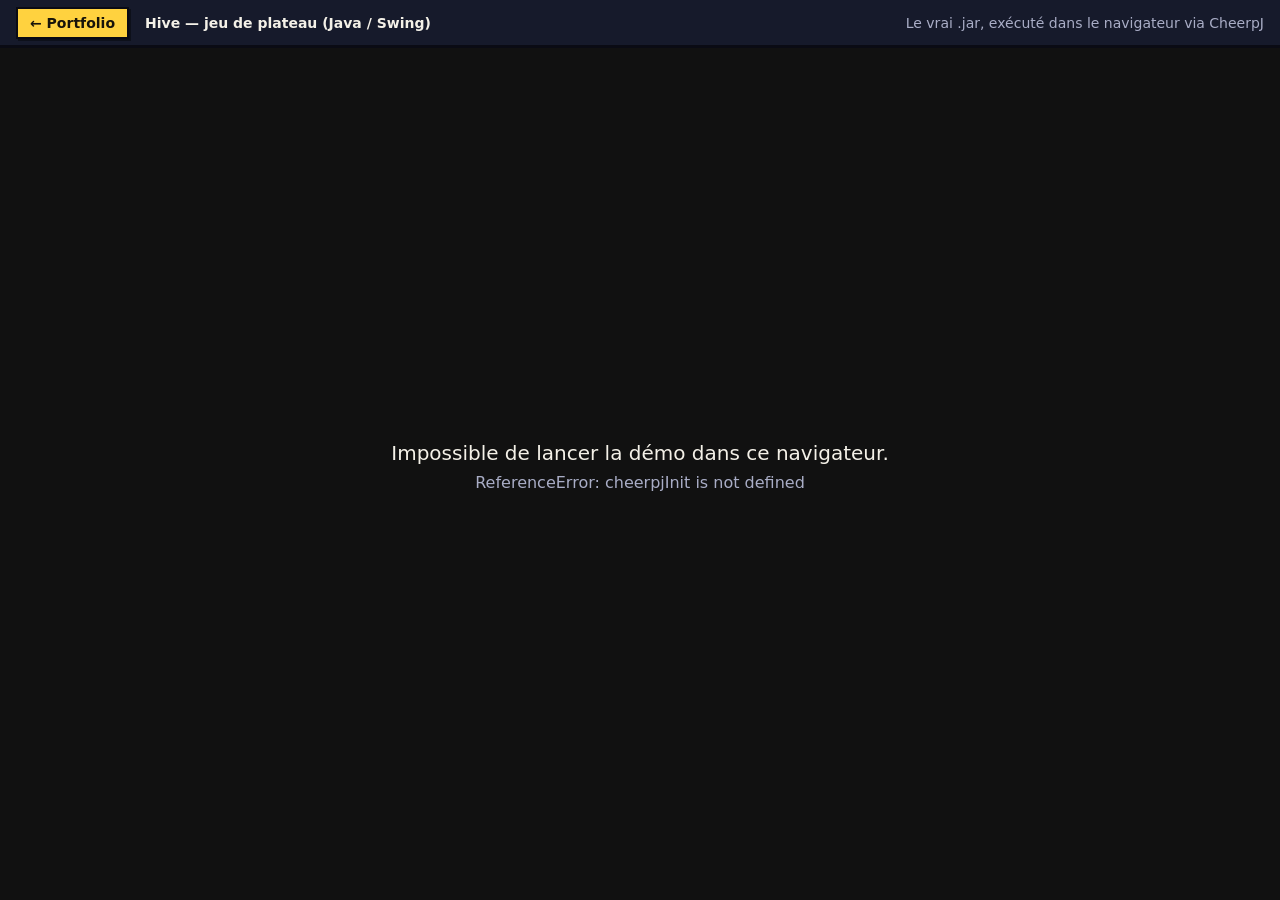
<file: demos/hive/index.html>
<!doctype html>
<html lang="fr">
<head>
  <meta charset="utf-8">
  <meta name="viewport" content="width=device-width, initial-scale=1">
  <title>Hive — jouer en ligne</title>
  <link rel="stylesheet" href="../demo.css">
  <script src="https://cjrtnc.leaningtech.com/4.2/loader.js"></script>
  <style>
    #display { position: fixed; inset: 48px 0 0 0; background: #111; }
    #loader { position: fixed; inset: 48px 0 0 0; display: grid; place-items: center; text-align: center; padding: 24px; }
  </style>
</head>
<body>
  <header class="demo-bar">
    <a href="../../" class="back">← Portfolio</a>
    <span class="title">Hive — jeu de plateau (Java / Swing)</span>
    <span class="note">Le vrai .jar, exécuté dans le navigateur via CheerpJ</span>
  </header>
  <div id="display"></div>
  <div id="loader">
    <div>
      <p class="big">Démarrage de la machine virtuelle Java…</p>
      <p class="muted">Le premier chargement peut prendre 20 à 40 secondes.</p>
      <div class="bar"><span></span></div>
    </div>
  </div>
  <script type="module">
    const loader = document.getElementById('loader');
    try {
      await cheerpjInit({ version: 17, status: 'none' });
      cheerpjCreateDisplay(-1, -1, document.getElementById('display'));
      // le loader disparaît dès que Swing a dessiné quelque chose
      const obs = new MutationObserver(() => {
        if (document.querySelector('#display canvas, #display .cjTitleBar, #display div div')) {
          loader.remove();
          obs.disconnect();
        }
      });
      obs.observe(document.getElementById('display'), { childList: true, subtree: true });
      const path = '/app' + new URL('hive.jar', location.href).pathname;
      const code = await cheerpjRunJar(path);
      console.log('Hive terminé, code', code);
    } catch (e) {
      console.error(e);
      loader.innerHTML = `<div><p class="big">Impossible de lancer la démo dans ce navigateur.</p><p class="muted">${e}</p></div>`;
    }
  </script>
</body>
</html>
</file>
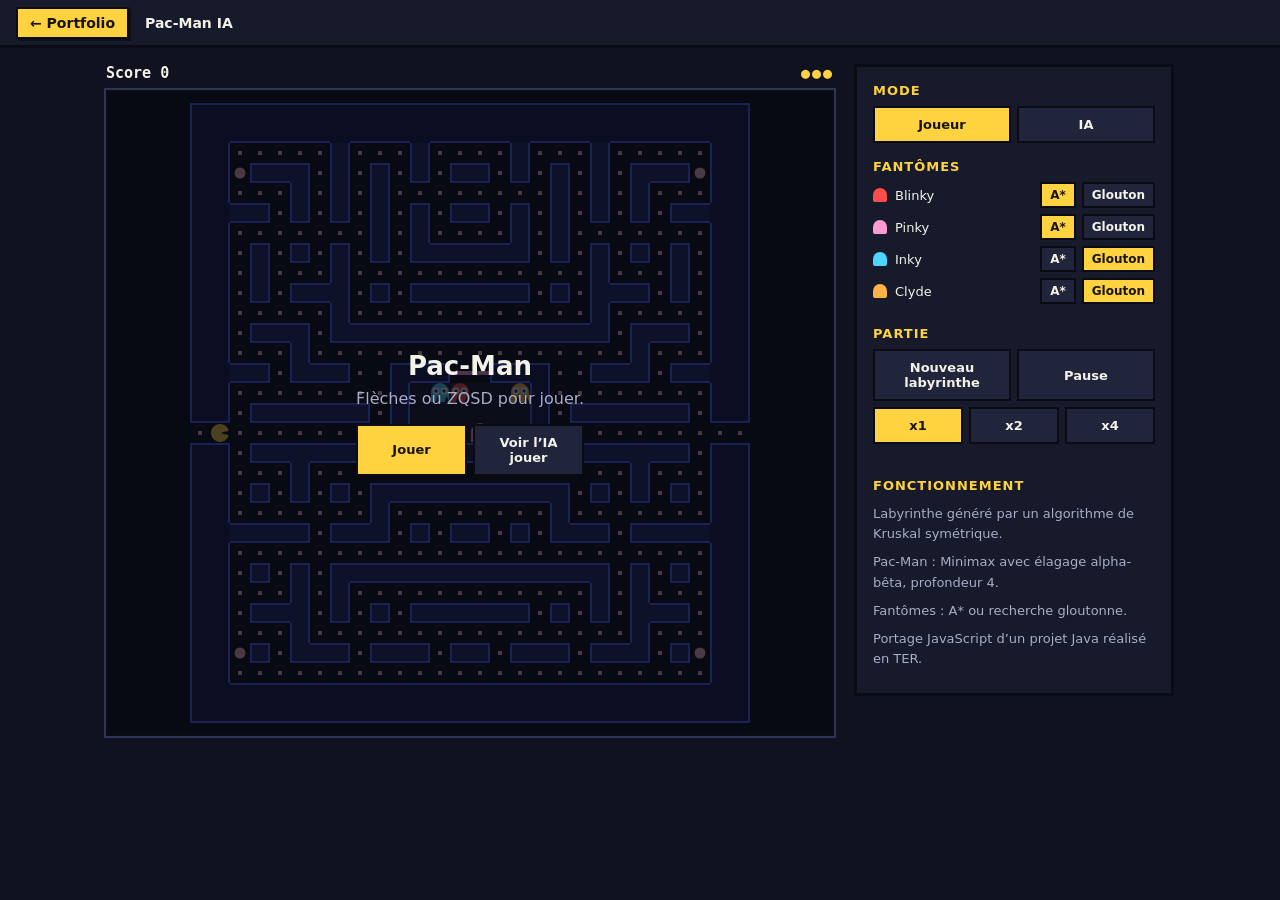
<file: demos/pacman/index.html>
<!doctype html>
<html lang="fr">
<head>
  <meta charset="utf-8">
  <meta name="viewport" content="width=device-width, initial-scale=1, user-scalable=no">
  <title>Pac-Man IA</title>
  <link rel="stylesheet" href="../demo.css">
  <style>
    main { padding: 64px 16px 24px; max-width: 1100px; margin: 0 auto; display: grid; grid-template-columns: minmax(0, 1fr) 320px; gap: 20px; align-items: start; }
    @media (max-width: 880px) { main { grid-template-columns: 1fr; } }
    .stage { position: relative; background: #0a0a12; border: 3px solid #0a0b14; box-shadow: 0 0 0 2px #2f3555; display: grid; place-items: center; padding: 10px; touch-action: none; }
    canvas { display: block; max-width: 100%; height: auto; image-rendering: pixelated; }
    .hud { display: flex; gap: 18px; justify-content: space-between; font: 700 15px ui-monospace, Consolas, monospace; margin: 0 0 8px; color: #f4f1e8; flex-wrap: wrap; }
    .hud .lives { color: #ffd23f; letter-spacing: 2px; }
    .overlay { position: absolute; inset: 0; display: grid; place-items: center; background: rgba(8,10,20,.72); text-align: center; }
    .overlay h2 { margin: 0 0 8px; font-size: 26px; }
    .overlay p { color: #a9adc6; margin: 0 0 16px; }
    aside { background: #161a2b; border: 3px solid #0a0b14; padding: 16px; display: grid; gap: 16px; }
    aside h3 { margin: 0 0 8px; font-size: 13px; text-transform: uppercase; letter-spacing: 1px; color: #ffd23f; }
    .seg { display: flex; gap: 6px; }
    .btn { flex: 1; padding: 9px 10px; font: 700 13px system-ui, sans-serif; cursor: pointer; border: 2px solid #0a0b14; background: #20253c; color: #f4f1e8; }
    .btn.on, .btn.primary { background: #ffd23f; color: #17140a; }
    .ghost-row { display: grid; grid-template-columns: 14px 1fr auto; gap: 8px; align-items: center; font-size: 13px; margin-bottom: 6px; }
    .ghost-row i { width: 14px; height: 14px; border-radius: 7px 7px 2px 2px; }
    .ghost-row .seg .btn { padding: 4px 8px; font-size: 12px; }
    .stats { font: 12px ui-monospace, Consolas, monospace; color: #a9adc6; line-height: 1.7; }
    .stats b { color: #f4f1e8; }
    .about { font-size: 13px; color: #a9adc6; line-height: 1.55; }
    .about p { margin: 0 0 8px; }
    .pad { display: none; grid-template-columns: repeat(3, 56px); grid-template-rows: repeat(2, 56px); gap: 6px; justify-content: center; margin-top: 12px; }
    .pad button { font-size: 22px; background: #20253c; color: #f4f1e8; border: 2px solid #0a0b14; touch-action: none; }
    .pad .u { grid-column: 2; } .pad .l { grid-column: 1; grid-row: 2; } .pad .d { grid-column: 2; grid-row: 2; } .pad .r { grid-column: 3; grid-row: 2; }
    @media (pointer: coarse) { .pad { display: grid; } }
    kbd { font: 700 11px ui-monospace, monospace; background: #20253c; border: 1px solid #0a0b14; padding: 1px 5px; }
  </style>
</head>
<body>
  <header class="demo-bar">
    <a href="../../" class="back">← Portfolio</a>
    <span class="title">Pac-Man IA</span>
  </header>

  <main>
    <section>
      <div class="hud">
        <span>Score <b id="score">0</b></span>
        <span class="lives" id="lives">●●●</span>
      </div>
      <div class="stage" id="stage">
        <canvas id="game"></canvas>
        <div class="overlay" id="overlay">
          <div>
            <h2 id="ov-title">Pac-Man</h2>
            <p id="ov-text">Flèches ou ZQSD pour jouer.</p>
            <div class="seg" style="justify-content:center">
              <button class="btn primary" id="ov-play">Jouer</button>
              <button class="btn" id="ov-ai">Voir l’IA jouer</button>
            </div>
          </div>
        </div>
      </div>
      <div class="pad" id="pad">
        <button class="u" data-d="UP">▲</button><button class="l" data-d="LEFT">◀</button>
        <button class="d" data-d="DOWN">▼</button><button class="r" data-d="RIGHT">▶</button>
      </div>
    </section>

    <aside>
      <div>
        <h3>Mode</h3>
        <div class="seg">
          <button class="btn on" id="m-player">Joueur</button>
          <button class="btn" id="m-ai">IA</button>
        </div>
      </div>
      <div>
        <h3>Fantômes</h3>
        <div id="ghost-config"></div>
      </div>
      <div>
        <h3>Partie</h3>
        <div class="seg">
          <button class="btn" id="new-maze">Nouveau labyrinthe</button>
          <button class="btn" id="pause">Pause</button>
        </div>
        <div class="seg" style="margin-top:6px">
          <button class="btn on" data-speed="1">x1</button>
          <button class="btn" data-speed="2">x2</button>
          <button class="btn" data-speed="4">x4</button>
        </div>
      </div>
      <div class="stats" id="stats"></div>
      <div class="about">
        <h3>Fonctionnement</h3>
        <p>Labyrinthe généré par un algorithme de Kruskal symétrique.</p>
        <p>Pac-Man : Minimax avec élagage alpha-bêta, profondeur 4.</p>
        <p>Fantômes : A* ou recherche gloutonne.</p>
        <p>Portage JavaScript d’un projet Java réalisé en TER.</p>
      </div>
    </aside>
  </main>

  <script type="module" src="app.js"></script>
</body>
</html>
</file>
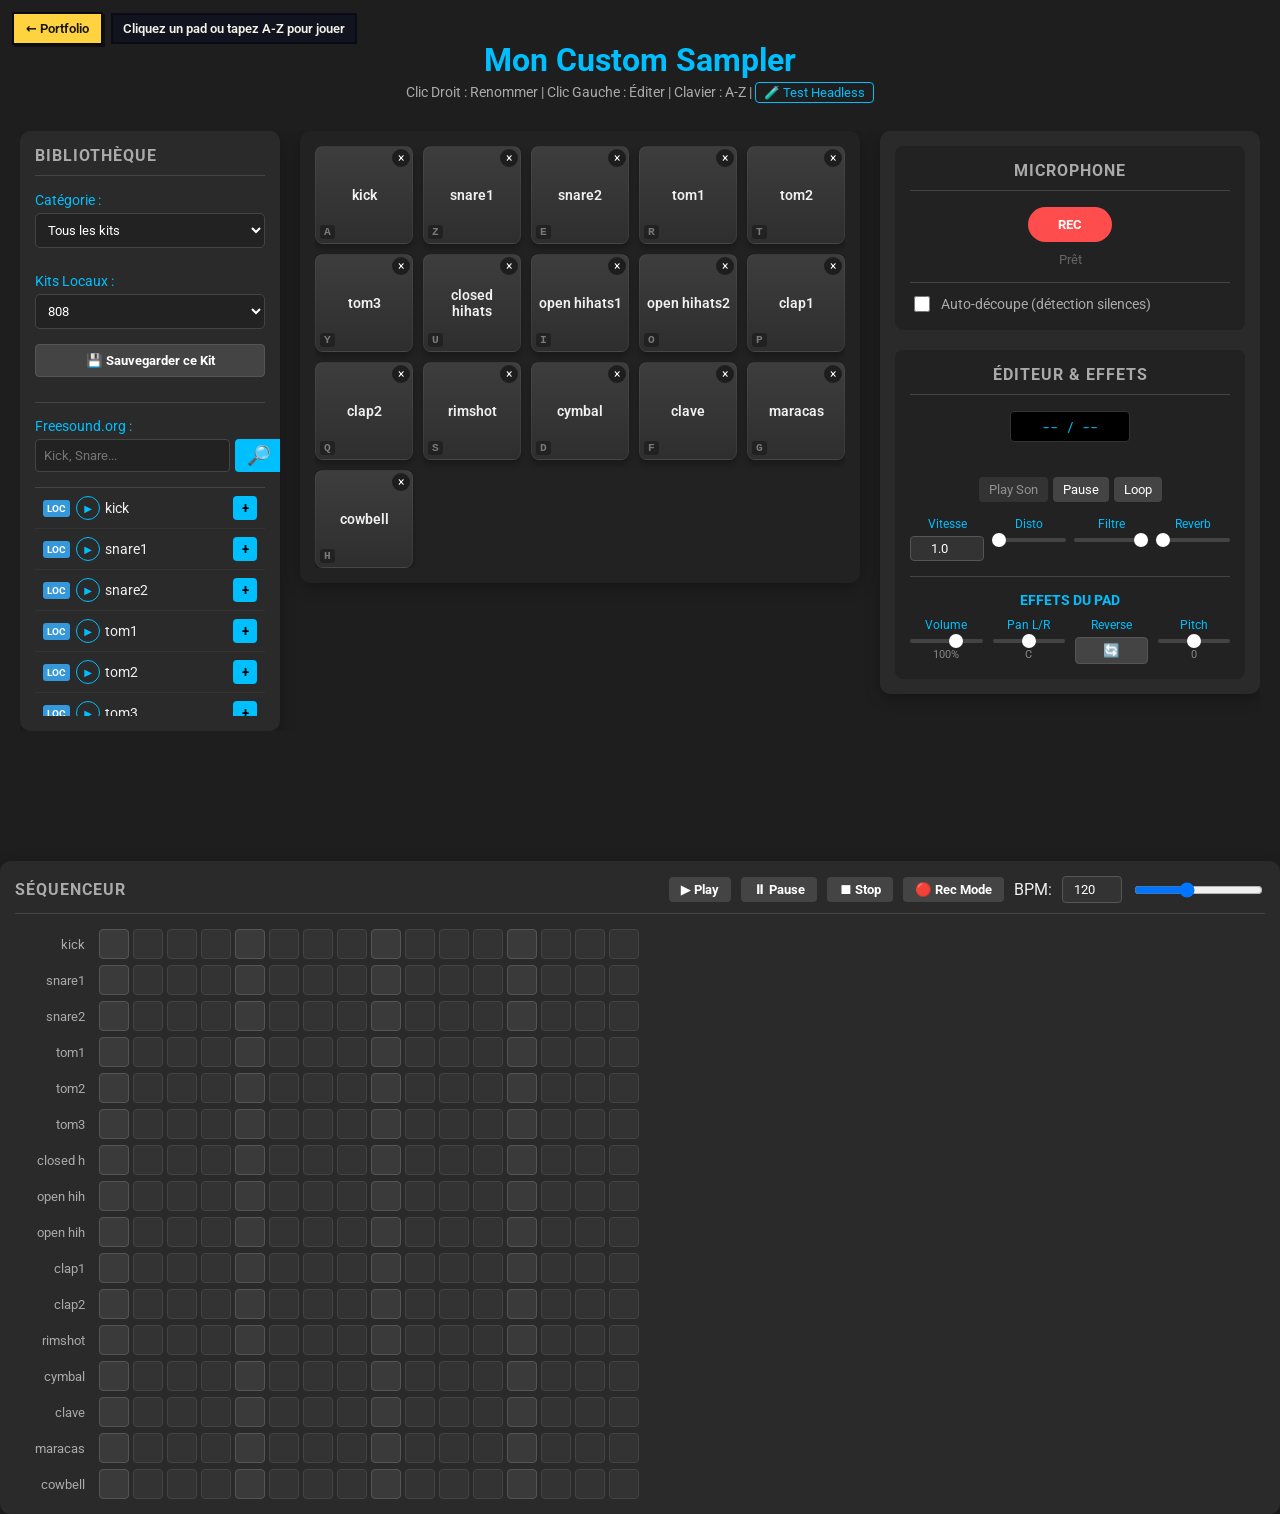
<file: demos/sampler/index.html>
<html lang="fr">
<head>
    <meta charset="utf-8">
    <title>Mon Custom Sampler</title>
    <meta name="viewport" content="width=device-width, initial-scale=1">
    <link rel="stylesheet" href="css/styles.css">

    <script src="demo-api.js"></script>
    <script src="../back-button.js" data-pos="top" data-note="Cliquez un pad ou tapez A-Z pour jouer"></script>
    <script src="demo-boot.js"></script>
    <script src="js/main.js" type="module"></script>

    <link href="https://fonts.googleapis.com/css2?family=Roboto:wght@500&display=swap" rel="stylesheet">
    <link href="https://fonts.googleapis.com/css2?family=Roboto+Mono:wght@500&display=swap" rel="stylesheet">
</head>
<body>

<div class="container">
    <h1>Mon Custom Sampler</h1>
    <p class="subtitle">
        Clic Droit : Renommer | Clic Gauche : Éditer | Clavier : A-Z |
        <a href="test_headless.html" class="test-link">🧪 Test Headless</a>
    </p>

    <div class="main-layout">

        <div class="column library-panel">
            <h3>Bibliothèque</h3>
            <div class="library-controls">
                <div class="control-group">
                    <label for="categorySelect">Catégorie :</label>
                    <select id="categorySelect">
                        <option value="all">Tous les kits</option>
                        <option value="factory">📁 Presets de base</option>
                        <option value="custom">👤 Custom (Mes créations)</option>
                    </select>
                </div>
                <div class="control-group">
                    <label for="presetSelect">Kits Locaux :</label>
                    <select id="presetSelect">
                        <option value="" disabled selected>Choisir un kit...</option>
                    </select>
                </div>

                <button id="savePresetBtn" class="action-btn">💾 Sauvegarder ce Kit</button>

                <div class="control-group freesound-search">
                    <label>Freesound.org :</label>
                    <div class="search-row">
                        <input type="text" id="fsSearchInput" placeholder="Kick, Snare...">
                        <button id="fsSearchBtn" title="Rechercher">🔎</button>
                    </div>
                </div>
            </div>

            <ul id="library-list">
                <li class="empty-msg">Sélectionnez un preset ou cherchez sur Freesound.</li>
            </ul>

            <!-- Mini lecteur pour preview -->
            <div id="preview-player" class="preview-player" style="display: none;">
                <span id="preview-name">-</span>
                <div class="preview-controls">
                    <button id="previewPlayBtn" title="Play/Stop">▶</button>
                    <div class="preview-progress">
                        <div id="previewProgressBar"></div>
                    </div>
                </div>
            </div>
        </div>

        <div class="column pads-area">
            <div id="sampler-pads">
                <div class="placeholder-msg">
                    Votre kit est vide.<br>
                    Ajoutez des sons !
                </div>
            </div>
        </div>

        <div class="column tools-panel">

            <div class="tool-box recorder-box">
                <h3>Microphone</h3>
                <div class="rec-interface">
                    <button id="recordButton" type="button">REC</button>
                    <span class="rec-status">Prêt</span>
                </div>
                <div class="rec-options">
                    <label class="checkbox-label">
                        <input type="checkbox" id="autoSliceCheckbox">
                        <span>Auto-découpe (détection silences)</span>
                    </label>
                    <div class="threshold-control" id="thresholdControl" style="display: none;">
                        <label>Seuil : <span id="thresholdValue">-40</span> dB</label>
                        <input type="range" id="thresholdSlider" min="-60" max="-20" value="-40">
                    </div>
                </div>
            </div>

            <div class="tool-box editor-box">
                <h3>Éditeur & Effets</h3>

                <div id="timeDisplay" class="time-display">-- / --</div>

                <div class="controls">
                    <button id="playButton" disabled>Play Son</button>
                    <button id="pauseButton">Pause</button>
                    <button id="loopButton">Loop</button>
                </div>

                <div class="wrapper">
                    <canvas id="myCanvas" width="340" height="100"></canvas>
                    <canvas id="myCanvasOverlay" width="340" height="100"></canvas>
                </div>

                <div class="fx-controls">
                    <div class="fx-group speed-group">
                        <label>Vitesse</label>
                        <input type="number" id="speedInput" min="0.1" max="4.0" step="0.1" value="1.0">
                    </div>
                    <div class="fx-group">
                        <label>Disto</label>
                        <input type="range" id="distoSlider" min="0" max="100" value="0">
                    </div>
                    <div class="fx-group">
                        <label>Filtre</label>
                        <input type="range" id="filterSlider" min="0" max="100" value="100">
                    </div>
                    <div class="fx-group">
                        <label>Reverb</label>
                        <input type="range" id="reverbSlider" min="0" max="100" value="0">
                    </div>
                </div>

                <!-- Effets individuels par pad -->
                <div class="pad-fx-controls">
                    <h4>Effets du Pad</h4>
                    <div class="pad-fx-row">
                        <div class="fx-group">
                            <label>Volume</label>
                            <input type="range" id="padVolumeSlider" min="0" max="150" value="100">
                            <span id="padVolumeValue">100%</span>
                        </div>
                        <div class="fx-group">
                            <label>Pan L/R</label>
                            <input type="range" id="padPanSlider" min="-100" max="100" value="0">
                            <span id="padPanValue">C</span>
                        </div>
                        <div class="fx-group">
                            <label>Reverse</label>
                            <button id="padReverseBtn" class="fx-toggle-btn">🔄</button>
                        </div>
                        <div class="fx-group">
                            <label>Pitch</label>
                            <input type="range" id="padPitchSlider" min="-12" max="12" value="0">
                            <span id="padPitchValue">0</span>
                        </div>
                    </div>
                </div>
                </div>
            </div>
        </div>
    </div>

    <div class="sequencer-panel">
        <div class="sequencer-header">
            <h3>Séquenceur</h3>
            <div class="seq-controls">
                <button id="seqPlayBtn">▶ Play</button>
                <button id="seqPauseBtn">⏸ Pause</button>
                <button id="seqStopBtn">⏹ Stop</button>
                <button id="seqRecBtn" class="rec-mode-btn">🔴 Rec Mode</button>

                <label>BPM:</label>
                <input type="number" id="bpmInput" value="120" min="40" max="240">
                <input type="range" id="bpmSlider" value="120" min="40" max="240">
            </div>
        </div>

        <div id="sequencer-grid">
            <p class="empty-seq-msg">Ajoutez des pads pour voir la grille.</p>
        </div>
    </div>

</div>

</body>
</html>
</file>
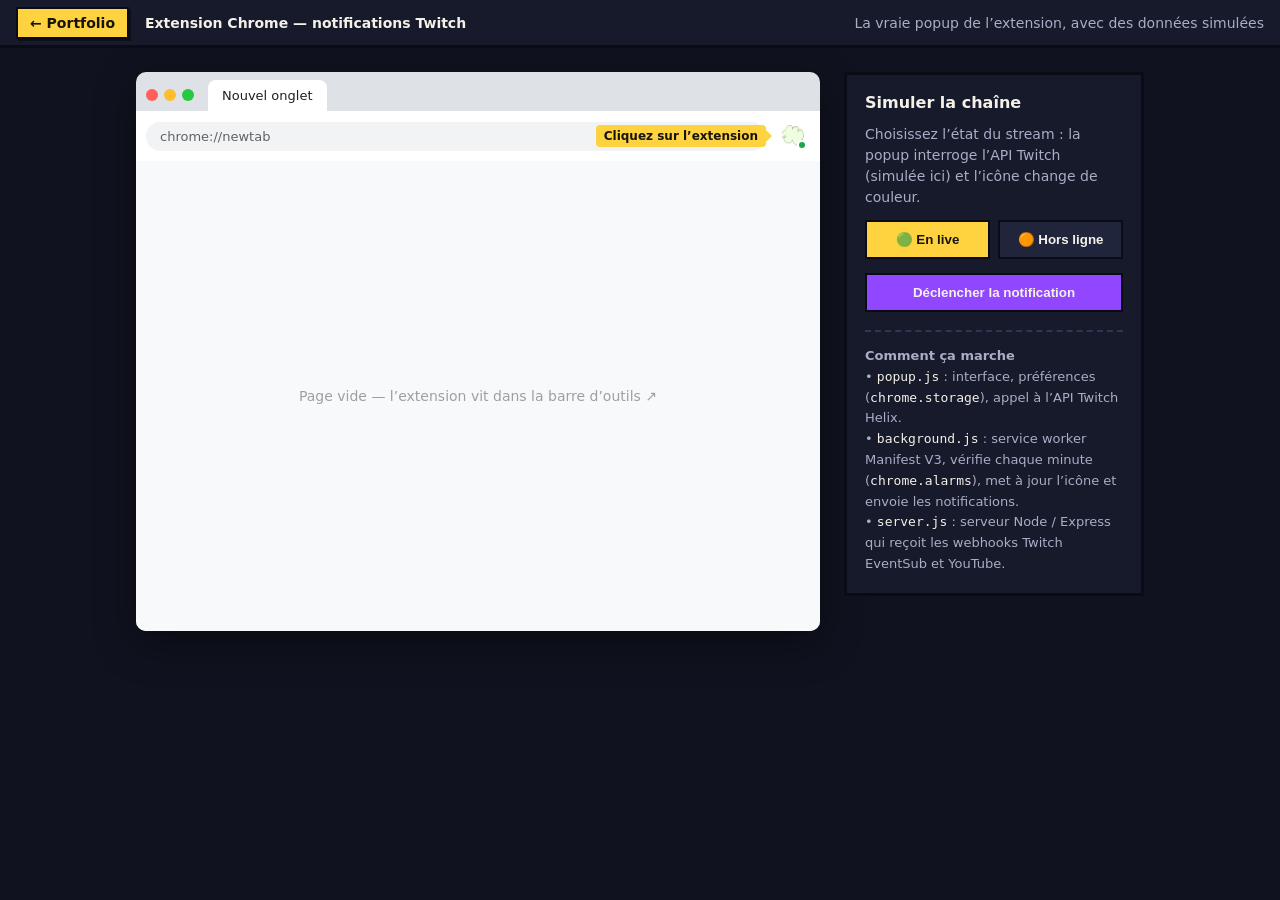
<file: demos/twitch/index.html>
<!doctype html>
<html lang="fr">
<head>
  <meta charset="utf-8">
  <meta name="viewport" content="width=device-width, initial-scale=1">
  <title>Extension Twitch — démo</title>
  <link rel="stylesheet" href="../demo.css">
  <style>
    main { padding: 72px 16px 32px; max-width: 1040px; margin: 0 auto; display: grid; grid-template-columns: minmax(0, 1fr) 300px; gap: 24px; }
    @media (max-width: 860px) { main { grid-template-columns: 1fr; } }

    /* Faux navigateur */
    .browser { background: #dee1e6; border-radius: 10px; overflow: hidden; box-shadow: 0 12px 40px rgba(0,0,0,.45); color: #202124; min-width: 0; }
    .tabs { display: flex; align-items: flex-end; gap: 6px; padding: 8px 10px 0; }
    .dots { display: flex; gap: 6px; margin-right: 8px; padding-bottom: 10px; }
    .dots i { width: 12px; height: 12px; border-radius: 50%; background: #ff5f57; }
    .dots i:nth-child(2) { background: #febc2e; } .dots i:nth-child(3) { background: #28c840; }
    .tab { background: #fff; padding: 8px 14px; border-radius: 8px 8px 0 0; font-size: 13px; }
    .toolbar { background: #fff; display: flex; align-items: center; gap: 10px; padding: 8px 10px; position: relative; }
    .url { flex: 1; min-width: 0; background: #f1f3f4; border-radius: 16px; padding: 7px 14px; font-size: 13px; color: #5f6368; overflow: hidden; white-space: nowrap; text-overflow: ellipsis; }
    .ext { position: relative; width: 34px; height: 34px; border: 0; border-radius: 50%; background: transparent; cursor: pointer; display: grid; place-items: center; }
    .ext:hover, .ext.open { background: #e8eaed; }
    .ext img { width: 22px; height: 22px; }
    .ext .badge { position: absolute; right: 3px; bottom: 3px; width: 10px; height: 10px; border-radius: 50%; border: 2px solid #fff; background: orange; }
    .ext .badge.live { background: #1fa64a; }
    .hint { position: absolute; right: 54px; top: 50%; transform: translateY(-50%); background: #ffd23f; color: #17140a; font-size: 12px; font-weight: 700; padding: 4px 8px; border-radius: 4px; white-space: nowrap; animation: nudge 1.2s ease-in-out infinite; }
    .hint::after { content: ''; position: absolute; right: -6px; top: 50%; transform: translateY(-50%); border: 6px solid transparent; border-right: 0; border-left-color: #ffd23f; }
    @keyframes nudge { 50% { transform: translate(-4px, -50%); } }
    .page { background: #f8f9fa; height: 470px; position: relative; display: grid; place-items: center; color: #9aa0a6; font-size: 14px; }
    .popup { position: absolute; top: 4px; right: 8px; width: 400px; height: 385px; border: 0; border-radius: 8px; box-shadow: 0 6px 24px rgba(0,0,0,.35); background: #111; max-width: calc(100% - 16px); }

    /* Notification système */
    .notif { position: fixed; right: 20px; bottom: 20px; width: 340px; max-width: calc(100vw - 40px); background: #2d2e30; color: #e8eaed; border-radius: 8px; box-shadow: 0 8px 30px rgba(0,0,0,.5); padding: 14px; display: grid; grid-template-columns: 48px 1fr; gap: 12px; transform: translateY(140%); transition: transform .35s ease; z-index: 50; }
    .notif.show { transform: none; }
    .notif img { width: 48px; height: 48px; }
    .notif b { display: block; margin-bottom: 4px; }
    .notif small { color: #9aa0a6; }
    .notif button { grid-column: 2; justify-self: start; margin-top: 6px; background: #8ab4f8; color: #202124; border: 0; border-radius: 4px; padding: 6px 12px; font-weight: 700; cursor: pointer; }

    /* Panneau de contrôle */
    aside { background: #161a2b; border: 3px solid #0a0b14; padding: 18px; align-self: start; }
    aside h2 { font-size: 16px; margin: 0 0 12px; }
    aside p { color: #a9adc6; font-size: 14px; line-height: 1.5; margin: 0 0 12px; }
    .switch { display: flex; gap: 8px; margin: 0 0 14px; }
    .switch button, .action { flex: 1; padding: 10px; font-weight: 700; cursor: pointer; border: 2px solid #0a0b14; background: #20253c; color: #f4f1e8; }
    .switch button.on { background: #ffd23f; color: #17140a; }
    .action { width: 100%; background: #9146ff; }
    .arch { margin-top: 18px; padding-top: 14px; border-top: 2px dashed #2f3555; font-size: 13px; color: #a9adc6; line-height: 1.6; }
    .arch code { color: #f4f1e8; }
  </style>
</head>
<body>
  <header class="demo-bar">
    <a href="../../" class="back">← Portfolio</a>
    <span class="title">Extension Chrome — notifications Twitch</span>
    <span class="note">La vraie popup de l’extension, avec des données simulées</span>
  </header>

  <main>
    <div class="browser">
      <div class="tabs"><span class="dots"><i></i><i></i><i></i></span><span class="tab">Nouvel onglet</span></div>
      <div class="toolbar">
        <div class="url">chrome://newtab</div>
        <span class="hint" id="hint">Cliquez sur l’extension</span>
        <button class="ext" id="ext" title="Addon IDK Corp" aria-label="Ouvrir l’extension">
          <img src="popup/src/icon48.png" alt=""><span class="badge live" id="badge"></span>
        </button>
      </div>
      <div class="page">
        <span>Page vide — l’extension vit dans la barre d’outils ↗</span>
        <iframe class="popup" id="popup" title="Popup de l’extension" hidden></iframe>
      </div>
    </div>

    <aside>
      <h2>Simuler la chaîne</h2>
      <p>Choisissez l’état du stream : la popup interroge l’API Twitch (simulée ici) et l’icône change de couleur.</p>
      <div class="switch">
        <button id="m-live" class="on">🟢 En live</button>
        <button id="m-off">🟠 Hors ligne</button>
      </div>
      <button class="action" id="notify">Déclencher la notification</button>
      <div class="arch">
        <b>Comment ça marche</b><br>
        • <code>popup.js</code> : interface, préférences (<code>chrome.storage</code>), appel à l’API Twitch Helix.<br>
        • <code>background.js</code> : service worker Manifest V3, vérifie chaque minute (<code>chrome.alarms</code>), met à jour l’icône et envoie les notifications.<br>
        • <code>server.js</code> : serveur Node / Express qui reçoit les webhooks Twitch EventSub et YouTube.
      </div>
    </aside>
  </main>

  <div class="notif" id="toast" role="status">
    <img src="popup/src/icon48.png" alt="">
    <div><b>LEILA EST EN LIGNE !</b>VOIR !<br><small>Addon IDK Corp</small></div>
    <button id="toast-btn">VOIR</button>
  </div>

  <script>
    let mode = 'live';
    const popup = document.getElementById('popup');
    const ext = document.getElementById('ext');
    const toast = document.getElementById('toast');
    const reload = () => { popup.src = `popup/popup.html?mode=${mode}&t=${Date.now()}`; };
    ext.addEventListener('click', () => {
      document.getElementById('hint')?.remove();
      const open = popup.hidden;
      popup.hidden = !open;
      ext.classList.toggle('open', open);
      if (open) reload();
    });
    function setMode(m) {
      mode = m;
      document.getElementById('m-live').classList.toggle('on', m === 'live');
      document.getElementById('m-off').classList.toggle('on', m !== 'live');
      document.getElementById('badge').classList.toggle('live', m === 'live');
      if (!popup.hidden) reload();
    }
    document.getElementById('m-live').onclick = () => setMode('live');
    document.getElementById('m-off').onclick = () => setMode('offline');
    let t;
    document.getElementById('notify').onclick = () => {
      setMode('live');
      toast.classList.add('show');
      clearTimeout(t);
      t = setTimeout(() => toast.classList.remove('show'), 5000);
    };
    document.getElementById('toast-btn').onclick = () => {
      toast.classList.remove('show');
      if (popup.hidden) ext.click();
    };
  </script>
</body>
</html>
</file>
<file: demos/demo.css>
/* Barre commune à toutes les démos */
:root { color-scheme: dark; }
* { box-sizing: border-box; }
[hidden] { display: none !important; }
html, body { margin: 0; height: 100%; background: #10131f; color: #f4f1e8; font-family: system-ui, -apple-system, 'Segoe UI', sans-serif; }
.demo-bar {
  position: fixed; top: 0; left: 0; right: 0; z-index: 100;
  height: 48px; padding: 0 16px;
  display: flex; align-items: center; gap: 16px;
  background: #161a2b; border-bottom: 3px solid #0a0b14;
  font-size: 14px; white-space: nowrap; overflow: hidden;
}
.demo-bar .back {
  color: #17140a; background: #ffd23f; text-decoration: none; font-weight: 700;
  padding: 6px 12px; border: 2px solid #0a0b14; box-shadow: 2px 2px 0 rgba(0,0,0,.4);
}
.demo-bar .title { font-weight: 700; overflow: hidden; text-overflow: ellipsis; }
.demo-bar .note { color: #a9adc6; margin-left: auto; overflow: hidden; text-overflow: ellipsis; }
.big { font-size: 20px; margin: 0 0 8px; }
.muted { color: #a9adc6; margin: 0 0 16px; }
.bar { width: 240px; height: 10px; margin: 0 auto; background: #20253c; border: 2px solid #0a0b14; overflow: hidden; }
.bar span { display: block; height: 100%; width: 40%; background: #ffd23f; animation: slide 1.2s ease-in-out infinite; }
@keyframes slide { from { transform: translateX(-100%); } to { transform: translateX(250%); } }
@media (max-width: 640px) { .demo-bar .note { display: none; } }
</file>
<file: demos/sampler/css/styles.css>
* {
    box-sizing: border-box;
    font-family: 'Roboto', system-ui, sans-serif;
}

:root {
    --accent: #00bfff;
    --bg: #1e1e1e;
    --panel: #2a2a2a;
    --panel-dark: #222;
    --text-muted: #aaa;
    --border: #444;
}

html, body {
    margin: 0;
    padding: 0;
    background-color: var(--bg);
    color: #f0f0f0;
    min-height: 100vh;
}

.container {
    max-width: 1400px;
    margin: 0 auto;
    padding: 20px;
    padding-bottom: 100px; /* Espace pour le scroll */
}

h1 {
    text-align: center;
    color: var(--accent);
    margin-bottom: 5px;
}

.subtitle {
    text-align: center;
    color: var(--text-muted);
    font-size: 0.9rem;
    margin-top: 0;
    margin-bottom: 30px;
}

.test-link {
    color: var(--accent);
    text-decoration: none;
    padding: 2px 8px;
    border: 1px solid var(--accent);
    border-radius: 4px;
    font-size: 0.8rem;
    transition: all 0.2s;
}

.test-link:hover {
    background: var(--accent);
    color: #000;
}

/* LAYOUT 3 COLONNES */
.main-layout {
    display: grid;
    grid-template-columns: 260px 1fr 380px;
    gap: 20px;
    align-items: start;
    min-height: 600px; /* Min height au lieu de fixe */
    max-height: 600px;
    overflow: hidden; /* Empêche le débordement */
    position: relative;
    z-index: 1;
}

.column {
    background-color: var(--panel);
    border-radius: 10px;
    padding: 15px;
    max-height: 600px;
    min-height: 0; /* Important pour flexbox */
    overflow: hidden; /* Pas de scroll sur la colonne elle-même */
    display: flex;
    flex-direction: column;
    box-shadow: 0 4px 15px rgba(0,0,0,0.3);
}

/* La colonne bibliothèque - le scroll est géré par #library-list */
.column.library-panel {
    overflow: hidden;
}

h3 {
    margin-top: 0;
    border-bottom: 1px solid var(--border);
    padding-bottom: 10px;
    font-size: 1rem;
    text-transform: uppercase;
    color: var(--text-muted);
    letter-spacing: 1px;
}

/* --- LIBRARY --- */
.library-controls {
    margin-bottom: 15px;
    display: flex;
    flex-direction: column;
    gap: 15px;
}

.control-group label {
    display: block;
    font-size: 0.85rem;
    color: var(--accent);
    margin-bottom: 5px;
}

#presetSelect {
    width: 100%;
    background-color: var(--panel-dark);
    color: #fff;
    border: 1px solid var(--border);
    padding: 8px;
    border-radius: 5px;
}

.freesound-search {
    border-top: 1px solid var(--border);
    padding-top: 15px;
}

.search-row {
    display: flex;
    gap: 5px;
}

#fsSearchInput {
    flex: 1;
    background-color: var(--panel-dark);
    border: 1px solid var(--border);
    color: white;
    padding: 8px;
    border-radius: 4px;
}

#fsSearchBtn {
    background-color: var(--accent);
    border: none;
    border-radius: 4px;
    cursor: pointer;
    padding: 0 12px;
    font-size: 1.2rem;
}
#fsSearchBtn:hover { filter: brightness(1.2); }

#library-list {
    list-style: none;
    padding: 0;
    margin: 0;
    overflow-y: auto;
    overflow-x: hidden;
    flex: 1;
    min-height: 100px; /* Hauteur minimum pour voir quelques éléments */
    max-height: 350px; /* Limiter la hauteur pour laisser de la place au preview */
    border-top: 1px solid var(--border);
}

.lib-item {
    display: flex;
    justify-content: space-between;
    align-items: center;
    padding: 8px;
    border-bottom: 1px solid #333;
    font-size: 0.9rem;
    transition: background 0.2s;
}
.lib-item:hover { background-color: #383838; }

.origin-tag {
    font-size: 0.65rem;
    padding: 2px 4px;
    border-radius: 3px;
    margin-right: 6px;
    font-weight: bold;
    text-transform: uppercase;
}
.origin-tag.fs { background-color: #e67e22; color: #fff; }
.origin-tag.loc { background-color: #3498db; color: #fff; }

.item-name {
    white-space: nowrap;
    overflow: hidden;
    text-overflow: ellipsis;
    max-width: 160px;
}

.add-btn {
    background-color: var(--accent);
    border: none;
    color: #000;
    font-weight: bold;
    border-radius: 4px;
    cursor: pointer;
    width: 24px;
    height: 24px;
    display: flex;
    align-items: center;
    justify-content: center;
}
.add-btn:hover { background-color: #fff; }
.add-btn:disabled { background-color: #555; cursor: default; }

.empty-msg {
    color: var(--text-muted);
    font-style: italic;
    font-size: 0.85rem;
    padding: 10px;
    text-align: center;
}

/* --- PADS --- */
.pads-area { background-color: var(--panel-dark); }
#sampler-pads {
    display: grid;
    grid-template-columns: repeat(auto-fill, minmax(90px, 1fr));
    gap: 10px;
    overflow-y: auto;
    flex: 1;
    align-content: start;
}
.placeholder-msg {
    grid-column: 1 / -1;
    text-align: center;
    color: var(--text-muted);
    margin-top: 50px;
    line-height: 1.5;
}

.sound-pad {
    position: relative;
    aspect-ratio: 1 / 1;
    background: linear-gradient(180deg, #3d3d3d, #2e2e2e);
    color: #f0f0f0;
    border: 1px solid rgba(255,255,255,0.05);
    border-radius: 8px;
    font-size: 0.85rem;
    font-weight: 600;
    cursor: pointer;
    word-break: break-word;
    box-shadow: 0 4px 6px rgba(0,0,0,0.3);
    transition: all 0.1s;
    overflow: hidden;
}
.sound-pad:hover {
    transform: translateY(-2px);
    background: linear-gradient(180deg, #4a4a4a, #383838);
}
.sound-pad:active, .sound-pad.active {
    transform: scale(0.95);
    background: linear-gradient(180deg, #222, #333);
    border-color: var(--accent);
}
.sound-pad.selected {
    border: 2px solid var(--accent);
    background: linear-gradient(180deg, rgba(0,191,255,0.1), rgba(0,191,255,0.05));
    box-shadow: 0 0 15px rgba(0,191,255,0.2);
}
.key-hint {
    position: absolute;
    bottom: 4px;
    left: 4px;
    font-size: 0.7rem;
    color: rgba(255,255,255,0.4);
    background: rgba(0,0,0,0.3);
    padding: 1px 4px;
    border-radius: 3px;
    pointer-events: none;
    text-transform: uppercase;
    font-family: monospace;
}
.pad-close-btn {
    position: absolute;
    top: 2px;
    right: 2px;
    width: 18px;
    height: 18px;
    background: rgba(0,0,0,0.5);
    color: #fff;
    border: none;
    border-radius: 50%;
    font-size: 12px;
    line-height: 1;
    cursor: pointer;
    display: flex;
    align-items: center;
    justify-content: center;
    z-index: 10;
}
.pad-close-btn:hover { background: red; }

/* --- TOOLS --- */
.tools-panel { 
    gap: 20px;
    overflow-y: auto; /* Permettre le scroll dans le panneau outils */
}
.tool-box {
    background-color: var(--panel-dark);
    border-radius: 8px;
    padding: 15px;
    text-align: center;
}
.rec-interface {
    display: flex;
    flex-direction: column;
    align-items: center;
    gap: 10px;
}
#recordButton {
    background: #ff4d4d;
    color: white;
    border: none;
    padding: 10px 30px;
    font-weight: bold;
    border-radius: 50px;
    cursor: pointer;
    transition: 0.2s;
}
#recordButton.recording {
    background: red;
    animation: pulse 1s infinite;
}
@keyframes pulse {
    0% { box-shadow: 0 0 0 0 rgba(255, 0, 0, 0.7); }
    70% { box-shadow: 0 0 0 10px rgba(255, 0, 0, 0); }
    100% { box-shadow: 0 0 0 0 rgba(255, 0, 0, 0); }
}
.rec-status { font-size: 0.8rem; color: #666; }

/* --- EDITOR --- */
.time-display {
    background: #000;
    color: var(--accent);
    font-family: 'Roboto Mono', monospace;
    font-size: 0.9rem;
    padding: 5px;
    border-radius: 4px;
    margin-bottom: 10px;
    border: 1px solid #333;
    display: inline-block;
    min-width: 120px;
}

.controls {
    display: flex;
    justify-content: center;
    gap: 5px;
    margin-bottom: 10px;
}
.controls button {
    background: #444;
    color: white;
    border: none;
    padding: 5px 10px;
    border-radius: 4px;
    cursor: pointer;
    font-size: 0.8rem;
}
.controls button:hover:not(:disabled) { background: #555; }
.controls button:disabled { opacity: 0.5; cursor: not-allowed; }
#loopButton.selected { background: var(--accent); color: #000; }

.wrapper {
    position: relative;
    width: 340px;
    height: 100px;
    margin: 0 auto;
    background: #000;
    border: 1px solid #333;
    display: none;
}
.wrapper canvas { position: absolute; top: 0; left: 0; }
.editor-info { font-size: 0.8rem; color: var(--text-muted); }

/* FX SLIDERS */
.fx-controls {
    display: flex;
    justify-content: space-between;
    margin-top: 15px;
    gap: 8px;
}
.fx-group {
    flex: 1;
    display: flex;
    flex-direction: column;
    align-items: center;
}
.fx-group label {
    font-size: 0.75rem;
    color: var(--accent);
    margin-bottom: 5px;
}
.speed-group input[type="number"] {
    width: 100%;
    background: #333;
    border: 1px solid #555;
    color: white;
    padding: 4px;
    border-radius: 4px;
    text-align: center;
    font-size: 0.8rem;
}
.fx-group input[type=range] {
    -webkit-appearance: none;
    width: 100%;
    background: transparent;
}
.fx-group input[type=range]::-webkit-slider-thumb {
    -webkit-appearance: none;
    height: 14px;
    width: 14px;
    border-radius: 50%;
    background: #fff;
    cursor: pointer;
    margin-top: -5px;
}
.fx-group input[type=range]::-webkit-slider-runnable-track {
    width: 100%;
    height: 4px;
    cursor: pointer;
    background: #444;
    border-radius: 2px;
}

/* --- SEQUENCER STYLES --- */
.sequencer-panel {
    margin-top: 30px;
    background-color: var(--panel);
    border-radius: 10px;
    padding: 15px;
    box-shadow: 0 4px 15px rgba(0,0,0,0.3);
    position: relative;
    z-index: 10;
    clear: both;
}

.sequencer-header {
    display: flex;
    justify-content: space-between;
    align-items: center;
    border-bottom: 1px solid var(--border);
    padding-bottom: 10px;
    margin-bottom: 15px;
}

.sequencer-header h3 { margin: 0; border: none; padding: 0; }

.seq-controls {
    display: flex;
    align-items: center;
    gap: 10px;
}

.seq-controls button {
    background: #444;
    color: white;
    border: none;
    padding: 5px 12px;
    border-radius: 4px;
    cursor: pointer;
    font-weight: bold;
}
.seq-controls button:hover { background: #555; }

/* Bouton play actif */
#seqPlayBtn.active {
    background: #10b981;
    color: white;
}

/* Bouton pause actif */
#seqPauseBtn.active {
    background: #f59e0b;
    color: black;
}

/* Bouton rec qui clignote quand actif */
.rec-mode-btn.active {
    background: #ff4d4d;
    animation: pulse 1s infinite;
}

.seq-controls input[type=number] {
    width: 60px;
    background: #333;
    border: 1px solid #555;
    color: white;
    padding: 5px;
    border-radius: 4px;
    text-align: center;
}

/* Grille */
#sequencer-grid {
    display: flex;
    flex-direction: column;
    gap: 6px;
    overflow-x: auto;
}

.seq-row {
    display: flex;
    align-items: center;
    gap: 4px;
}

.seq-label {
    width: 80px;
    font-size: 0.8rem;
    color: #aaa;
    white-space: nowrap;
    overflow: hidden;
    text-overflow: ellipsis;
    text-align: right;
    padding-right: 10px;
}

.seq-step {
    width: 30px;
    height: 30px;
    background-color: #333;
    border-radius: 4px;
    cursor: pointer;
    border: 1px solid #444;
}

.seq-step.beat {
    background-color: #3a3a3a; /* Marqueurs temps forts */
    border-color: #555;
}

.seq-step.active {
    background-color: var(--accent);
    box-shadow: 0 0 5px var(--accent);
}

/* Tête de lecture du séquenceur */
.seq-step.playing {
    border: 2px solid white;
    transform: scale(1.1);
}

.empty-seq-msg {
    text-align: center;
    color: #666;
    padding: 20px;
}

/* RESPONSIVE */
@media (max-width: 900px) {
    .main-layout { grid-template-columns: 1fr; height: auto; }
    .column { height: auto; min-height: 300px; }
    .sequencer-header { flex-direction: column; gap: 10px; }
}

/* === NOUVELLES FONCTIONNALITÉS === */

/* --- CATÉGORIES --- */
#categorySelect {
    width: 100%;
    background-color: var(--panel-dark);
    color: #fff;
    border: 1px solid var(--border);
    padding: 8px;
    border-radius: 5px;
    margin-bottom: 10px;
}

/* --- PREVIEW PLAYER --- */
.preview-player {
    background: var(--panel-dark);
    border-top: 1px solid var(--border);
    padding: 10px;
    margin-top: auto;
}

.preview-player span {
    font-size: 0.8rem;
    color: var(--accent);
    display: block;
    margin-bottom: 5px;
    white-space: nowrap;
    overflow: hidden;
    text-overflow: ellipsis;
}

.preview-controls {
    display: flex;
    align-items: center;
    gap: 10px;
}

.preview-controls button {
    background: var(--accent);
    border: none;
    color: #000;
    width: 32px;
    height: 32px;
    border-radius: 50%;
    cursor: pointer;
    font-size: 14px;
}

.preview-controls button:hover {
    filter: brightness(1.2);
}

.preview-controls button.playing {
    background: #ff4d4d;
}

.preview-progress {
    flex: 1;
    height: 4px;
    background: #333;
    border-radius: 2px;
    overflow: hidden;
}

#previewProgressBar {
    height: 100%;
    background: var(--accent);
    width: 0%;
    transition: width 0.1s linear;
}

/* --- BOUTON PREVIEW DANS LA LISTE --- */
.preview-btn {
    background: transparent;
    border: 1px solid var(--accent);
    color: var(--accent);
    width: 24px;
    height: 24px;
    border-radius: 50%;
    cursor: pointer;
    font-size: 10px;
    margin-right: 5px;
    display: flex;
    align-items: center;
    justify-content: center;
}

.preview-btn:hover {
    background: var(--accent);
    color: #000;
}

.preview-btn.playing {
    background: #ff4d4d;
    border-color: #ff4d4d;
    color: white;
}

/* --- EFFETS INDIVIDUELS PAR PAD --- */
.pad-fx-controls {
    margin-top: 15px;
    padding-top: 15px;
    border-top: 1px solid var(--border);
}

.pad-fx-controls h4 {
    margin: 0 0 10px 0;
    font-size: 0.85rem;
    color: var(--accent);
    text-transform: uppercase;
}

.pad-fx-row {
    display: flex;
    gap: 10px;
    flex-wrap: wrap;
}

.pad-fx-row .fx-group {
    flex: 1;
    min-width: 70px;
}

.pad-fx-row .fx-group span {
    display: block;
    text-align: center;
    font-size: 0.7rem;
    color: #888;
    margin-top: 3px;
}

.fx-toggle-btn {
    background: #444;
    border: 1px solid #555;
    color: white;
    padding: 5px 10px;
    border-radius: 4px;
    cursor: pointer;
    width: 100%;
}

.fx-toggle-btn.active {
    background: var(--accent);
    color: #000;
    border-color: var(--accent);
}

/* --- OPTIONS D'ENREGISTREMENT --- */
.rec-options {
    margin-top: 15px;
    padding-top: 10px;
    border-top: 1px solid var(--border);
    text-align: left;
}

.checkbox-label {
    display: flex;
    align-items: center;
    gap: 8px;
    font-size: 0.85rem;
    color: #aaa;
    cursor: pointer;
}

.checkbox-label input[type="checkbox"] {
    width: 16px;
    height: 16px;
    accent-color: var(--accent);
}

.threshold-control {
    margin-top: 10px;
    padding: 10px;
    background: rgba(0,0,0,0.2);
    border-radius: 4px;
}

.threshold-control label {
    font-size: 0.8rem;
    color: var(--accent);
}

.threshold-control input[type="range"] {
    width: 100%;
    margin-top: 5px;
}

/* --- NOTIFICATION MIDI --- */
#midi-notification {
    font-family: 'Roboto', sans-serif;
}

/* --- INDICATEUR MIDI SUR PAD --- */
.sound-pad.midi-active {
    border-color: #9b59b6 !important;
    box-shadow: 0 0 15px rgba(155, 89, 182, 0.5) !important;
}

/* --- AMÉLIORATION LIBRARY ITEM --- */
.lib-item {
    display: flex;
    justify-content: space-between;
    align-items: center;
    padding: 8px;
    border-bottom: 1px solid #333;
    font-size: 0.9rem;
    transition: background 0.2s;
}

.lib-item-left {
    display: flex;
    align-items: center;
    flex: 1;
    min-width: 0;
}

.lib-item-right {
    display: flex;
    align-items: center;
    gap: 5px;
}
</file>
